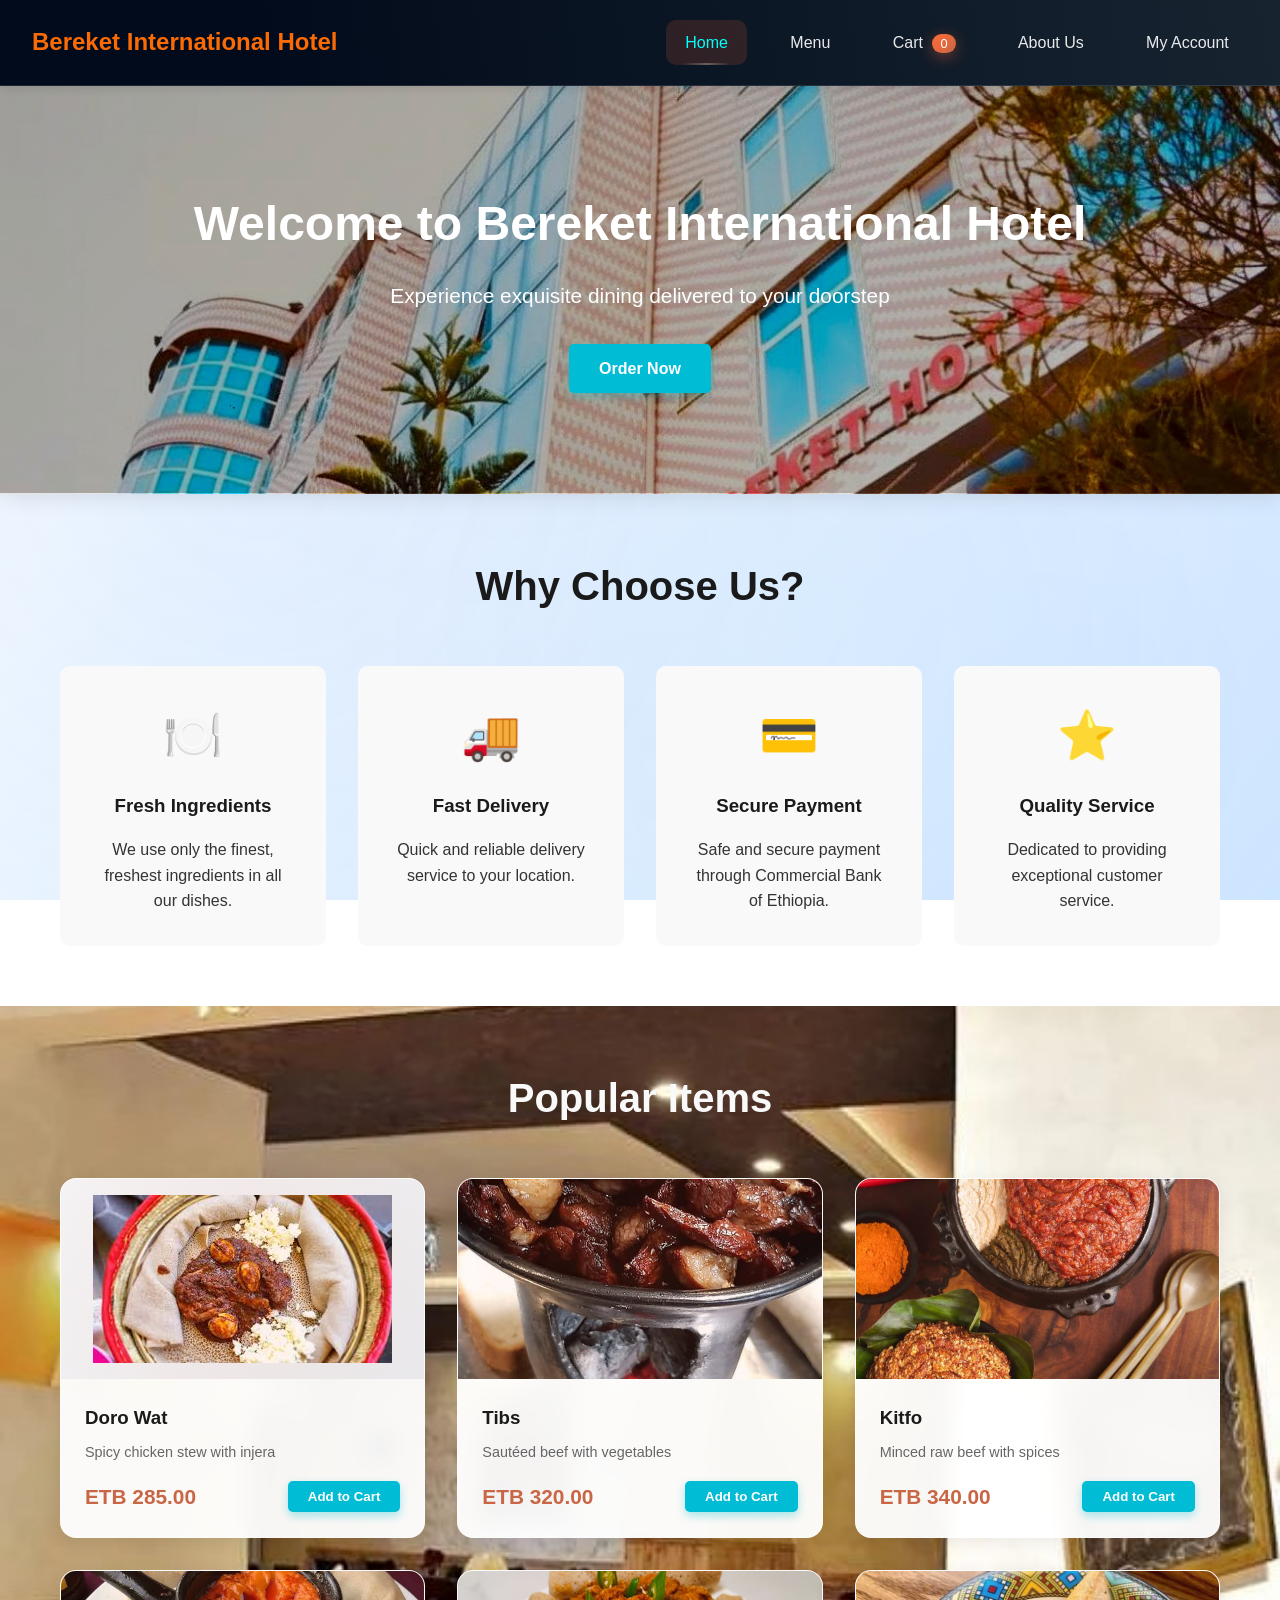
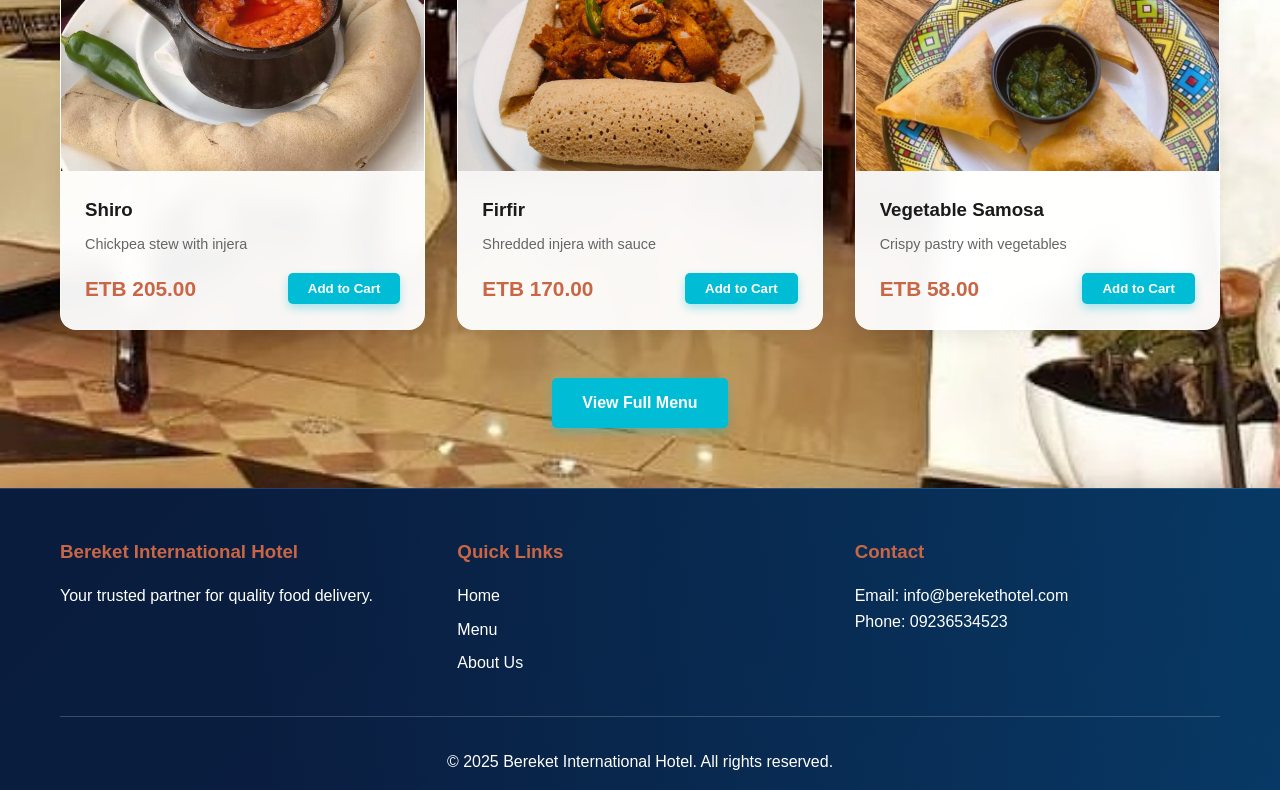
<file: index.html>
<!DOCTYPE html>
<html lang="en">
  <head>
    <meta charset="UTF-8" />
    <meta name="viewport" content="width=device-width, initial-scale=1.0" />
    <title>Bereket International Hotel - Online Food Ordering</title>
    <link rel="stylesheet" href="css/style.css" />
    <link rel="icon" href="asset/icon/favicon.ico" />
  </head>
  <body>
    
    <nav class="navbar">
      <div class="nav-container">
        <div class="logo">
          <h2>Bereket International Hotel</h2>
        </div>
        <ul class="nav-menu">
          <li><a href="index.html" class="active">Home</a></li>
          <li><a href="menu.html">Menu</a></li>
          <li>
            <a href="cart.html">Cart <span id="cart-count">0</span></a>
          </li>
          <li><a href="about.html">About Us</a></li>
          <li><a href="account.html">My Account</a></li>
        </ul>
        <div class="hamburger">
          <span></span>
          <span></span>
          <span></span>
        </div>
      </div>
    </nav>

    
    <section class="hero">
      <div class="hero-content">
        <h1>Welcome to Bereket International Hotel</h1>
        <p>Experience exquisite dining delivered to your doorstep</p>
        <a href="menu.html" class="btn-primary">Order Now</a>
      </div>
    </section>

    
    <section class="features">
      <div class="container">
        <h2>Why Choose Us?</h2>
        <div class="features-grid">
          <div class="feature-card">
            <div class="feature-icon">🍽️</div>
            <h3>Fresh Ingredients</h3>
            <p>
              We use only the finest, freshest ingredients in all our dishes.
            </p>
          </div>
          <div class="feature-card">
            <div class="feature-icon">🚚</div>
            <h3>Fast Delivery</h3>
            <p>Quick and reliable delivery service to your location.</p>
          </div>
          <div class="feature-card">
            <div class="feature-icon">💳</div>
            <h3>Secure Payment</h3>
            <p>Safe and secure payment through Commercial Bank of Ethiopia.</p>
          </div>
          <div class="feature-card">
            <div class="feature-icon">⭐</div>
            <h3>Quality Service</h3>
            <p>Dedicated to providing exceptional customer service.</p>
          </div>
        </div>
      </div>
    </section>

    
    <section class="popular-items">
      <div class="container">
        <h2>Popular Items</h2>
        <div class="items-grid" id="popular-items">
          
        </div>
        <div class="text-center">
          <a href="menu.html" class="btn-secondary">View Full Menu</a>
        </div>
      </div>
    </section>

    
    <footer class="footer">
      <div class="container">
        <div class="footer-content">
          <div class="footer-section">
            <h3>Bereket International Hotel</h3>
            <p>Your trusted partner for quality food delivery.</p>
          </div>
          <div class="footer-section">
            <h3>Quick Links</h3>
            <ul>
              <li><a href="index.html">Home</a></li>
              <li><a href="menu.html">Menu</a></li>
              <li><a href="about.html">About Us</a></li>
            </ul>
          </div>
          <div class="footer-section">
            <h3>Contact</h3>
            <p>Email: info@berekethotel.com</p>
            <p>Phone: 09236534523</p>
          </div>
        </div>
        <div class="footer-bottom">
          <p>&copy; 2025 Bereket International Hotel. All rights reserved.</p>
        </div>
      </div>
    </footer>

    <script src="js/script.js"></script>
  </body>
</html>
</file>
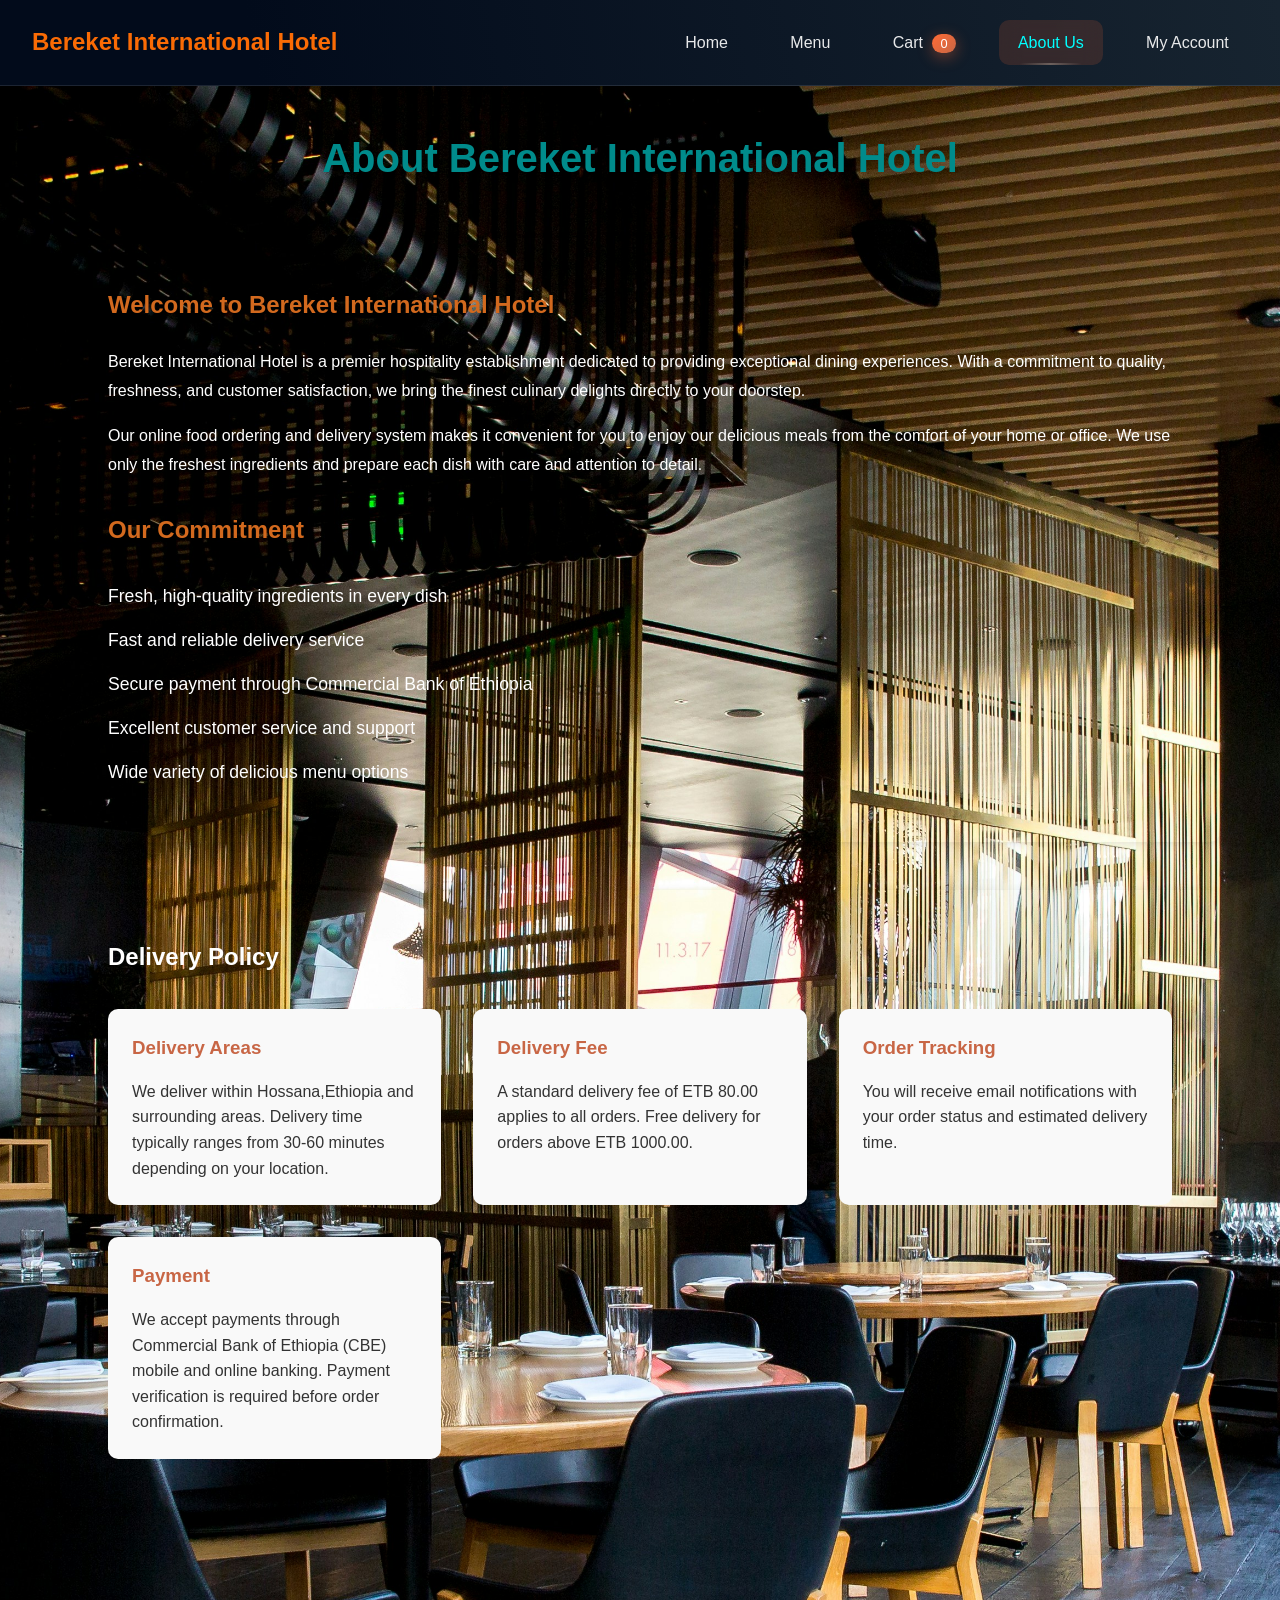
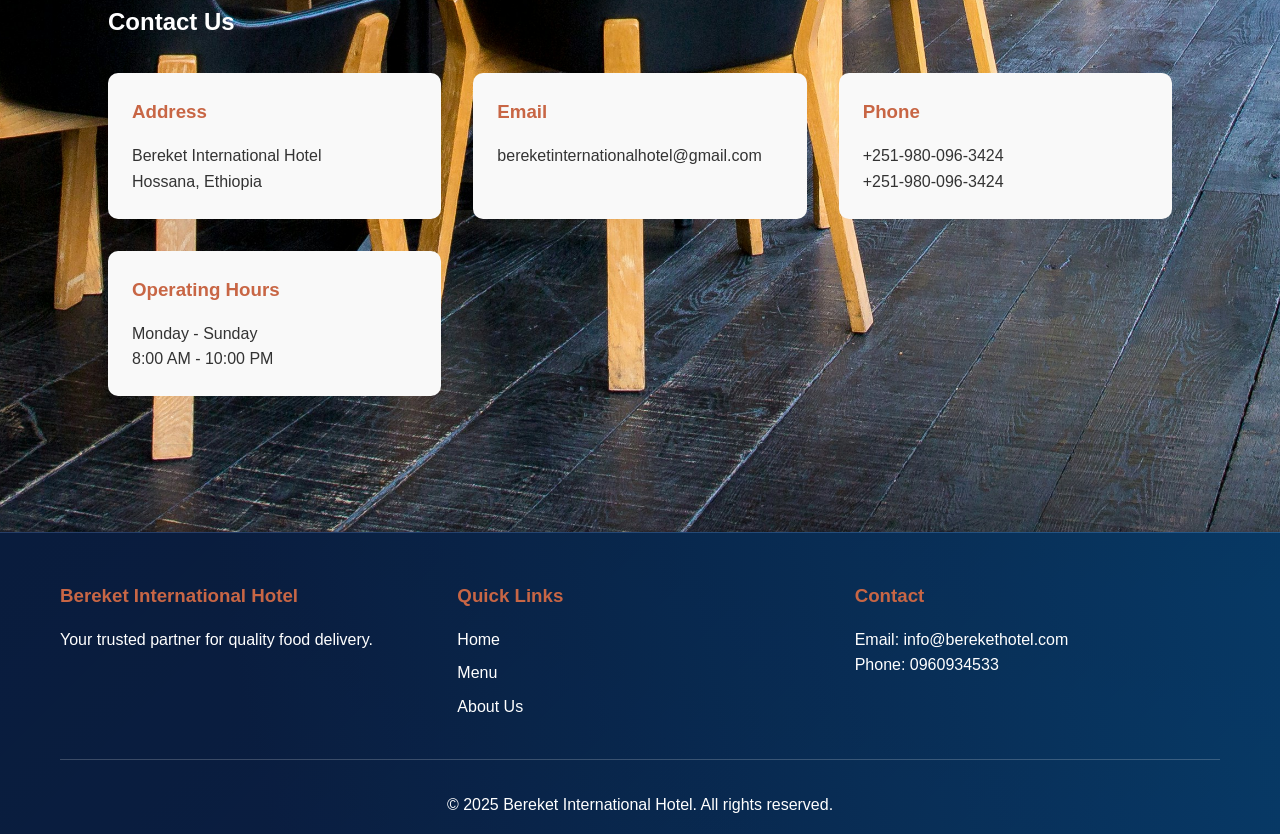
<file: about.html>
<!DOCTYPE html>
<html lang="en">
  <head>
    <meta charset="UTF-8" />
    <meta name="viewport" content="width=device-width, initial-scale=1.0" />
    <title>About Us - Bereket International Hotel</title>
    <link rel="stylesheet" href="css/style.css" />
    <link rel="icon" href="asset/icon/favicon.ico" />
  </head>
  <body>
    
    <nav class="navbar">
      <div class="nav-container">
        <div class="logo">
          <h2>Bereket International Hotel</h2>
        </div>
        <ul class="nav-menu">
          <li><a href="index.html">Home</a></li>
          <li><a href="menu.html">Menu</a></li>
          <li>
            <a href="cart.html">Cart <span id="cart-count">0</span></a>
          </li>
          <li><a href="about.html" class="active">About Us</a></li>
          <li><a href="account.html">My Account</a></li>
        </ul>
        <div class="hamburger">
          <span></span>
          <span></span>
          <span></span>
        </div>
      </div>
    </nav>

    
    <section class="about-section">
      <div class="container">
        <h1>About Bereket International Hotel</h1>

        <div class="about-content">
          <div class="about-text">
            <h2>Welcome to Bereket International Hotel</h2>
            <p>
              Bereket International Hotel is a premier hospitality establishment
              dedicated to providing exceptional dining experiences. With a
              commitment to quality, freshness, and customer satisfaction, we
              bring the finest culinary delights directly to your doorstep.
            </p>
            <p>
              Our online food ordering and delivery system makes it convenient
              for you to enjoy our delicious meals from the comfort of your home
              or office. We use only the freshest ingredients and prepare each
              dish with care and attention to detail.
            </p>
          </div>

          <div class="about-features">
            <h2>Our Commitment</h2>
            <ul>
              <li>Fresh, high-quality ingredients in every dish</li>
              <li>Fast and reliable delivery service</li>
              <li>Secure payment through Commercial Bank of Ethiopia</li>
              <li>Excellent customer service and support</li>
              <li>Wide variety of delicious menu options</li>
            </ul>
          </div>
        </div>

        <div class="delivery-policy">
          <h2>Delivery Policy</h2>
          <div class="policy-grid">
            <div class="policy-item">
              <h3>Delivery Areas</h3>
              <p>
                We deliver within Hossana,Ethiopia and surrounding areas.
                Delivery time typically ranges from 30-60 minutes depending on
                your location.
              </p>
            </div>
            <div class="policy-item">
              <h3>Delivery Fee</h3>
              <p>
                A standard delivery fee of ETB 80.00 applies to all orders. Free
                delivery for orders above ETB 1000.00.
              </p>
            </div>
            <div class="policy-item">
              <h3>Order Tracking</h3>
              <p>
                You will receive email notifications with your order status and
                estimated delivery time.
              </p>
            </div>
            <div class="policy-item">
              <h3>Payment</h3>
              <p>
                We accept payments through Commercial Bank of Ethiopia (CBE)
                mobile and online banking. Payment verification is required
                before order confirmation.
              </p>
            </div>
          </div>
        </div>

        <div class="contact-info">
          <h2>Contact Us</h2>
          <div class="contact-grid">
            <div class="contact-item">
              <h3>Address</h3>
              <p>
                Bereket International Hotel<br />
                Hossana, Ethiopia
              </p>
            </div>
            <div class="contact-item">
              <h3>Email</h3>
              <p>bereketinternationalhotel@gmail.com<br /></p>
            </div>
            <div class="contact-item">
              <h3>Phone</h3>
              <p>
                +251-980-096-3424<br />
                +251-980-096-3424
              </p>
            </div>
            <div class="contact-item">
              <h3>Operating Hours</h3>
              <p>
                Monday - Sunday<br />
                8:00 AM - 10:00 PM
              </p>
            </div>
          </div>
        </div>
      </div>
    </section>

    
    <footer class="footer">
      <div class="container">
        <div class="footer-content">
          <div class="footer-section">
            <h3>Bereket International Hotel</h3>
            <p>Your trusted partner for quality food delivery.</p>
          </div>
          <div class="footer-section">
            <h3>Quick Links</h3>
            <ul>
              <li><a href="index.html">Home</a></li>
              <li><a href="menu.html">Menu</a></li>
              <li><a href="about.html">About Us</a></li>
            </ul>
          </div>
          <div class="footer-section">
            <h3>Contact</h3>
            <p>Email: info@berekethotel.com</p>
            <p>Phone: 0960934533</p>
          </div>
        </div>
        <div class="footer-bottom">
          <p>&copy; 2025 Bereket International Hotel. All rights reserved.</p>
        </div>
      </div>
    </footer>

    <script src="js/script.js"></script>
  </body>
</html>
</file>
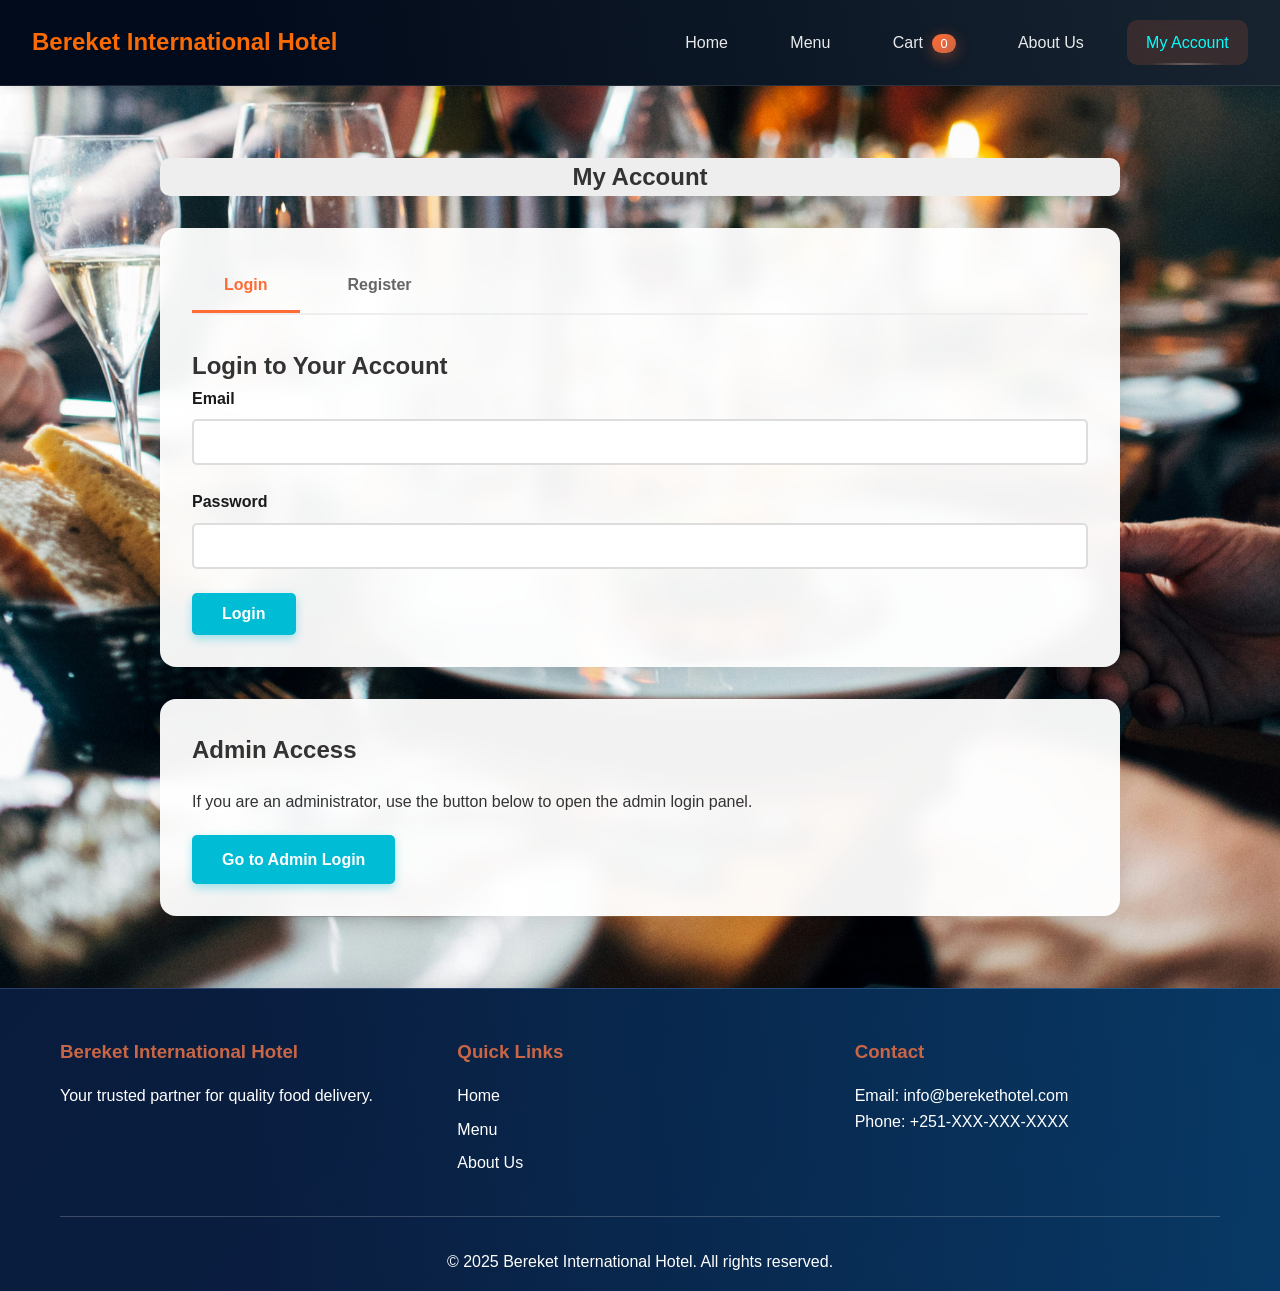
<file: account.html>
<!DOCTYPE html>
<html lang="en">
<head>
  <meta charset="UTF-8">
  <meta name="viewport" content="width=device-width, initial-scale=1.0">
  <title>My Account - Bereket International Hotel</title>
  <link rel="stylesheet" href="css/style.css" />
    <link rel="icon" href="asset/icon/favicon.ico" />
  <style>
    .account-container {
      max-width: 1000px;
      margin: 2rem auto;
      padding: 0 20px;
    }
    
    .account-tabs {
      display: flex;
      gap: 1rem;
      margin-bottom: 2rem;
      border-bottom: 2px solid #eee;
    }
    
    .tab-btn {
      padding: 1rem 2rem;
      background: none;
      border: none;
      cursor: pointer;
      font-size: 1rem;
      font-weight: 600;
      color: #666;
      border-bottom: 3px solid transparent;
      transition: all 0.3s;
    }
    
    .tab-btn.active {
      color: #ff6b35;
      border-bottom-color: #ff6b35;
    }
    
    .tab-content {
      display: none;
    }
    
    .tab-content.active {
      display: block;
    }
    
    .account-card {
      background: rgba(255, 255, 255, 0.95);
      backdrop-filter: blur(10px);
      -webkit-backdrop-filter: blur(10px);
      padding: 2rem;
      border-radius: 16px;
      box-shadow: 0 4px 20px rgba(0, 0, 0, 0.08);
      margin-bottom: 2rem;
    }
    
    .login-prompt {
      text-align: center;
      padding: 3rem;
    }
    
    .order-history-item {
      padding: 1.5rem;
      border-bottom: 1px solid #eee;
      display: flex;
      justify-content: space-between;
      align-items: center;
    }
    
    .order-history-item:last-child {
      border-bottom: none;
    }
  </style>
</head>
<body>
  
  <nav class="navbar">
    <div class="nav-container">
      <div class="logo">
        <h2>Bereket International Hotel</h2>
      </div>
      <ul class="nav-menu">
        <li><a href="index.html">Home</a></li>
        <li><a href="menu.html">Menu</a></li>
        <li><a href="cart.html">Cart <span id="cart-count">0</span></a></li>
        <li><a href="about.html">About Us</a></li>
        <li><a href="account.html" class="active">My Account</a></li>
      </ul>
      <div class="hamburger">
        <span></span>
        <span></span>
        <span></span>
      </div>
    </div>
  </nav>

  <!-- Account Section -->
  <section class="account-section" style="padding: 40px 20px; background-image: url(asset/image/form.jpg);
        background-repeat: no-repeat;
        background-size: cover; position: relative; z-index: 1; min-height: 100vh;">
    <div class="account-container">
      <h1 style="text-align: center; margin-bottom: 2rem; background-color:#eee; border-radius:10px;">My Account</h1>
      
      
      <div id="auth-section" class="account-card">
        <div class="account-tabs">
          <button class="tab-btn active" onclick="switchTab('login')">Login</button>
          <button class="tab-btn" onclick="switchTab('register')">Register</button>
        </div>
        
        
        <div id="login-tab" class="tab-content active">
          <h2>Login to Your Account</h2>
          <form id="login-form" class="account-form">
            <div class="form-group">
              <label for="login-email">Email</label>
              <input type="email" id="login-email" name="email" required>
            </div>
            <div class="form-group">
              <label for="login-password">Password</label>
              <input type="password" id="login-password" name="password" required>
            </div>
            <button type="submit" class="btn-primary">Login</button>
          </form>
        </div>
        
        
        <div id="register-tab" class="tab-content">
          <h2>Create New Account</h2>
          <form id="register-form" class="account-form">
            <div class="form-group">
              <label for="reg-name">Full Name</label>
              <input type="text" id="reg-name" name="full_name" required>
            </div>
            <div class="form-group">
              <label for="reg-email">Email</label>
              <input type="email" id="reg-email" name="email" required>
            </div>
            <div class="form-group">
              <label for="reg-phone">Phone (Optional)</label>
              <input type="tel" id="reg-phone" name="phone">
            </div>
            <div class="form-group">
              <label for="reg-password">Password</label>
              <input type="password" id="reg-password" name="password" required minlength="6">
              <small>Minimum 6 characters</small>
            </div>
            <div class="form-group">
              <label for="reg-confirm-password">Confirm Password</label>
              <input type="password" id="reg-confirm-password" name="confirm_password" required minlength="6">
            </div>
            <button type="submit" class="btn-primary">Register</button>
          </form>
        </div>
      </div>
      
      
      <div id="account-dashboard" class="account-card" style="display: none;">
        <div style="display: flex; justify-content: space-between; align-items: center; margin-bottom: 2rem;">
          <h2>Welcome, <span id="customer-name"></span></h2>
          <button onclick="logout()" class="btn-secondary">Logout</button>
        </div>
        
        <div class="account-tabs">
          <button class="tab-btn active" onclick="switchAccountTab('profile')">Profile</button>
          <button class="tab-btn" onclick="switchAccountTab('orders')">Order History</button>
        </div>
        
        
        <div id="profile-tab" class="tab-content active">
          <h3>Profile Information</h3>
          <form id="profile-form" class="account-form">
            <div class="form-group">
              <label>Email</label>
              <input type="email" id="profile-email" readonly>
            </div>
            <div class="form-group">
              <label>Full Name</label>
              <input type="text" id="profile-name">
            </div>
            <div class="form-group">
              <label>Phone</label>
              <input type="tel" id="profile-phone">
            </div>
            <button type="submit" class="btn-primary">Update Profile</button>
          </form>
        </div>
        
        
        <div id="orders-tab" class="tab-content">
          <h3>Order History</h3>
          <div id="order-history">
            <p>Loading orders...</p>
          </div>
        </div>
      </div>

      
      <div class="account-card" style="margin-top: 1rem;">
        <h2>Admin Access</h2>
        <p id="admin-paragp">If you are an administrator, use the button below to open the admin login panel.</p>
        <a href="admin/login.php" class="btn-primary">Go to Admin Login</a>
      </div>
    </div>
  </section>

  
  <footer class="footer">
    <div class="container">
      <div class="footer-content">
        <div class="footer-section">
          <h3>Bereket International Hotel</h3>
          <p>Your trusted partner for quality food delivery.</p>
        </div>
        <div class="footer-section">
          <h3>Quick Links</h3>
          <ul>
            <li><a href="index.html">Home</a></li>
            <li><a href="menu.html">Menu</a></li>
            <li><a href="about.html">About Us</a></li>
          </ul>
        </div>
        <div class="footer-section">
          <h3>Contact</h3>
          <p>Email: info@berekethotel.com</p>
          <p>Phone: +251-XXX-XXX-XXXX</p>
        </div>
      </div>
      <div class="footer-bottom">
        <p>&copy; 2025 Bereket International Hotel. All rights reserved.</p>
      </div>
    </div>
  </footer>

  <script src="js/script.js"></script>
  <script>
    // Check authentication on load
    checkAuth();
    
    function switchTab(tab) {
      document.querySelectorAll('.tab-btn').forEach(btn => btn.classList.remove('active'));
      document.querySelectorAll('.tab-content').forEach(content => content.classList.remove('active'));
      
      if (tab === 'login') {
        document.querySelectorAll('.tab-btn')[0].classList.add('active');
        document.getElementById('login-tab').classList.add('active');
      } else {
        document.querySelectorAll('.tab-btn')[1].classList.add('active');
        document.getElementById('register-tab').classList.add('active');
      }
    }
    
    function switchAccountTab(tab) {
      document.querySelectorAll('#account-dashboard .tab-btn').forEach(btn => btn.classList.remove('active'));
      document.querySelectorAll('#account-dashboard .tab-content').forEach(content => content.classList.remove('active'));
      
      if (tab === 'profile') {
        document.querySelectorAll('#account-dashboard .tab-btn')[0].classList.add('active');
        document.getElementById('profile-tab').classList.add('active');
      } else {
        document.querySelectorAll('#account-dashboard .tab-btn')[1].classList.add('active');
        document.getElementById('orders-tab').classList.add('active');
        loadOrderHistory();
      }
    }
    
    async function checkAuth() {
      try {
        const response = await fetch('php/check_auth.php');
        const result = await response.json();
        
        if (result.success && result.authenticated) {
          showDashboard(result.customer);
        } else {
          showAuthSection();
        }
      } catch (error) {
        console.error('Auth check error:', error);
        showAuthSection();
      }
    }
    
    function showDashboard(customer) {
      document.getElementById('auth-section').style.display = 'none';
      document.getElementById('account-dashboard').style.display = 'block';
      document.getElementById('customer-name').textContent = customer.name;
      document.getElementById('profile-email').value = customer.email;
      document.getElementById('profile-name').value = customer.name;
      document.getElementById('profile-phone').value = customer.phone || '';
    }
    
    function showAuthSection() {
      document.getElementById('auth-section').style.display = 'block';
      document.getElementById('account-dashboard').style.display = 'none';
    }
    
    // Login form
    document.getElementById('login-form').addEventListener('submit', async (e) => {
      e.preventDefault();
      const formData = new FormData(e.target);
      
      try {
        const response = await fetch('php/login.php', {
          method: 'POST',
          body: formData
        });
        const result = await response.json();
        
        if (result.success) {
          alert('Login successful!');
          location.reload();
        } else {
          alert('Error: ' + result.message);
        }
      } catch (error) {
        alert('An error occurred. Please try again.');
      }
    });
    
    // Register form
    document.getElementById('register-form').addEventListener('submit', async (e) => {
      e.preventDefault();
      const formData = new FormData(e.target);
      
      try {
        const response = await fetch('php/register.php', {
          method: 'POST',
          body: formData
        });
        const result = await response.json();
        
        if (result.success) {
          alert('Registration successful! Please login.');
          switchTab('login');
          e.target.reset();
        } else {
          alert('Error: ' + result.message);
        }
      } catch (error) {
        alert('An error occurred. Please try again.');
      }
    });
    
    async function logout() {
      try {
        const response = await fetch('php/logout.php');
        const result = await response.json();
        
        if (result.success) {
          location.reload();
        }
      } catch (error) {
        console.error('Logout error:', error);
      }
    }
    
    async function loadOrderHistory() {
      const orderHistory = document.getElementById('order-history');
      orderHistory.innerHTML = '<p>Loading orders...</p>';
      
      // This would fetch orders from the database
      // For now, showing a placeholder
      orderHistory.innerHTML = '<p>No orders found. Start ordering to see your order history here!</p>';
    }
  </script>
</body>
</html>
</file>
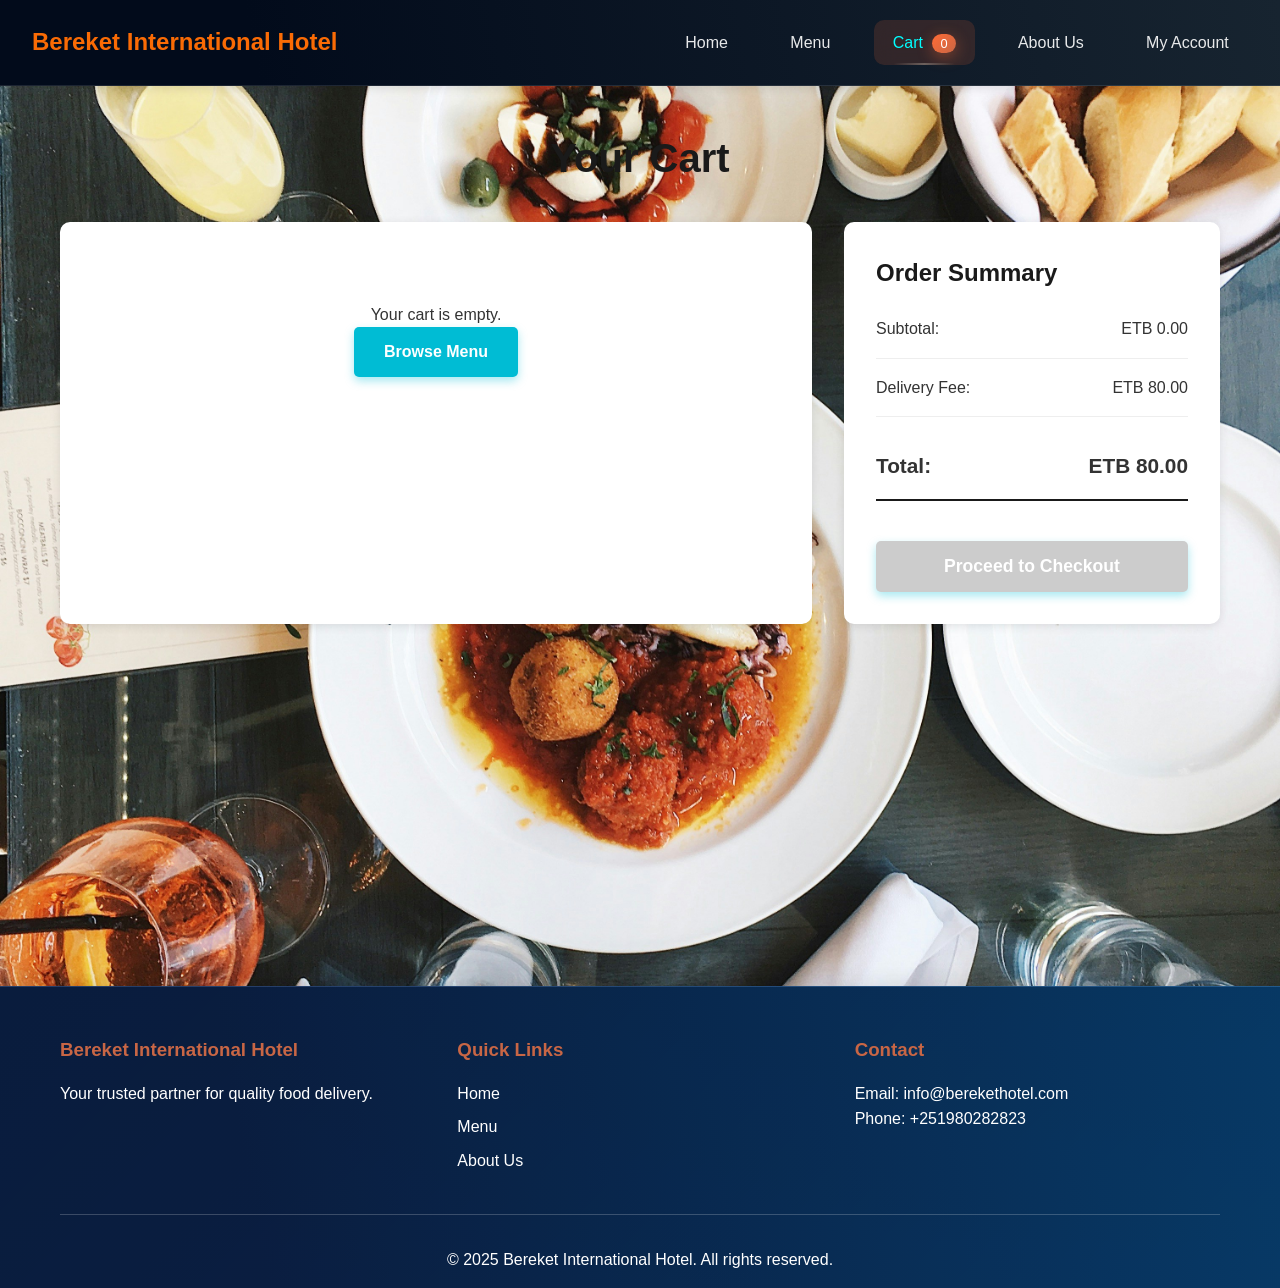
<file: cart.html>
<!DOCTYPE html>
<html lang="en">
  <head>
    <meta charset="UTF-8" />
    <meta name="viewport" content="width=device-width, initial-scale=1.0" />
    <title>Cart - Bereket International Hotel</title>
    <link rel="stylesheet" href="css/style.css" />
    <link rel="icon" href="asset/icon/favicon.ico" />
  </head>
  <body>
    
    <nav class="navbar">
      <div class="nav-container">
        <div class="logo">
          <h2>Bereket International Hotel</h2>
        </div>
        <ul class="nav-menu">
          <li><a href="index.html">Home</a></li>
          <li><a href="menu.html">Menu</a></li>
          <li>
            <a href="cart.html" class="active"
              >Cart <span id="cart-count">0</span></a
            >
          </li>
          <li><a href="about.html">About Us</a></li>
          <li><a href="account.html">My Account</a></li>
        </ul>
        <div class="hamburger">
          <span></span>
          <span></span>
          <span></span>
        </div>
      </div>
    </nav>

    
    <section class="cart-section">
      <div class="container">
        <h1>Your Cart</h1>

        <div class="cart-container">
          <div class="cart-items" id="cart-items">
            <!-- Cart items will be loaded dynamically -->
            <div class="empty-cart" id="empty-cart">
              <p>Your cart is empty.</p>
              <a href="menu.html" class="btn-primary">Browse Menu</a>
            </div>
          </div>

          <div class="cart-summary" id="cart-summary">
            <h2>Order Summary</h2>
            <div class="summary-item">
              <span>Subtotal:</span>
              <span id="subtotal">ETB 0.00</span>
            </div>
            <div class="summary-item">
              <span>Delivery Fee:</span>
              <span id="delivery-fee">ETB 80.00</span>
            </div>
            <div class="summary-item total">
              <span>Total:</span>
              <span id="total">ETB 0.00</span>
            </div>
            <button class="btn-primary btn-checkout" id="checkout-btn" disabled>
              Proceed to Checkout
            </button>
          </div>
        </div>
      </div>
    </section>

    
    <footer class="footer">
      <div class="container">
        <div class="footer-content">
          <div class="footer-section">
            <h3>Bereket International Hotel</h3>
            <p>Your trusted partner for quality food delivery.</p>
          </div>
          <div class="footer-section">
            <h3>Quick Links</h3>
            <ul>
              <li><a href="index.html">Home</a></li>
              <li><a href="menu.html">Menu</a></li>
              <li><a href="about.html">About Us</a></li>
            </ul>
          </div>
          <div class="footer-section">
            <h3>Contact</h3>
            <p>Email: info@berekethotel.com</p>
            <p>Phone: +251980282823</p>
          </div>
        </div>
        <div class="footer-bottom">
          <p>&copy; 2025 Bereket International Hotel. All rights reserved.</p>
        </div>
      </div>
    </footer>

    <script src="js/script.js"></script>
  </body>
</html>
</file>
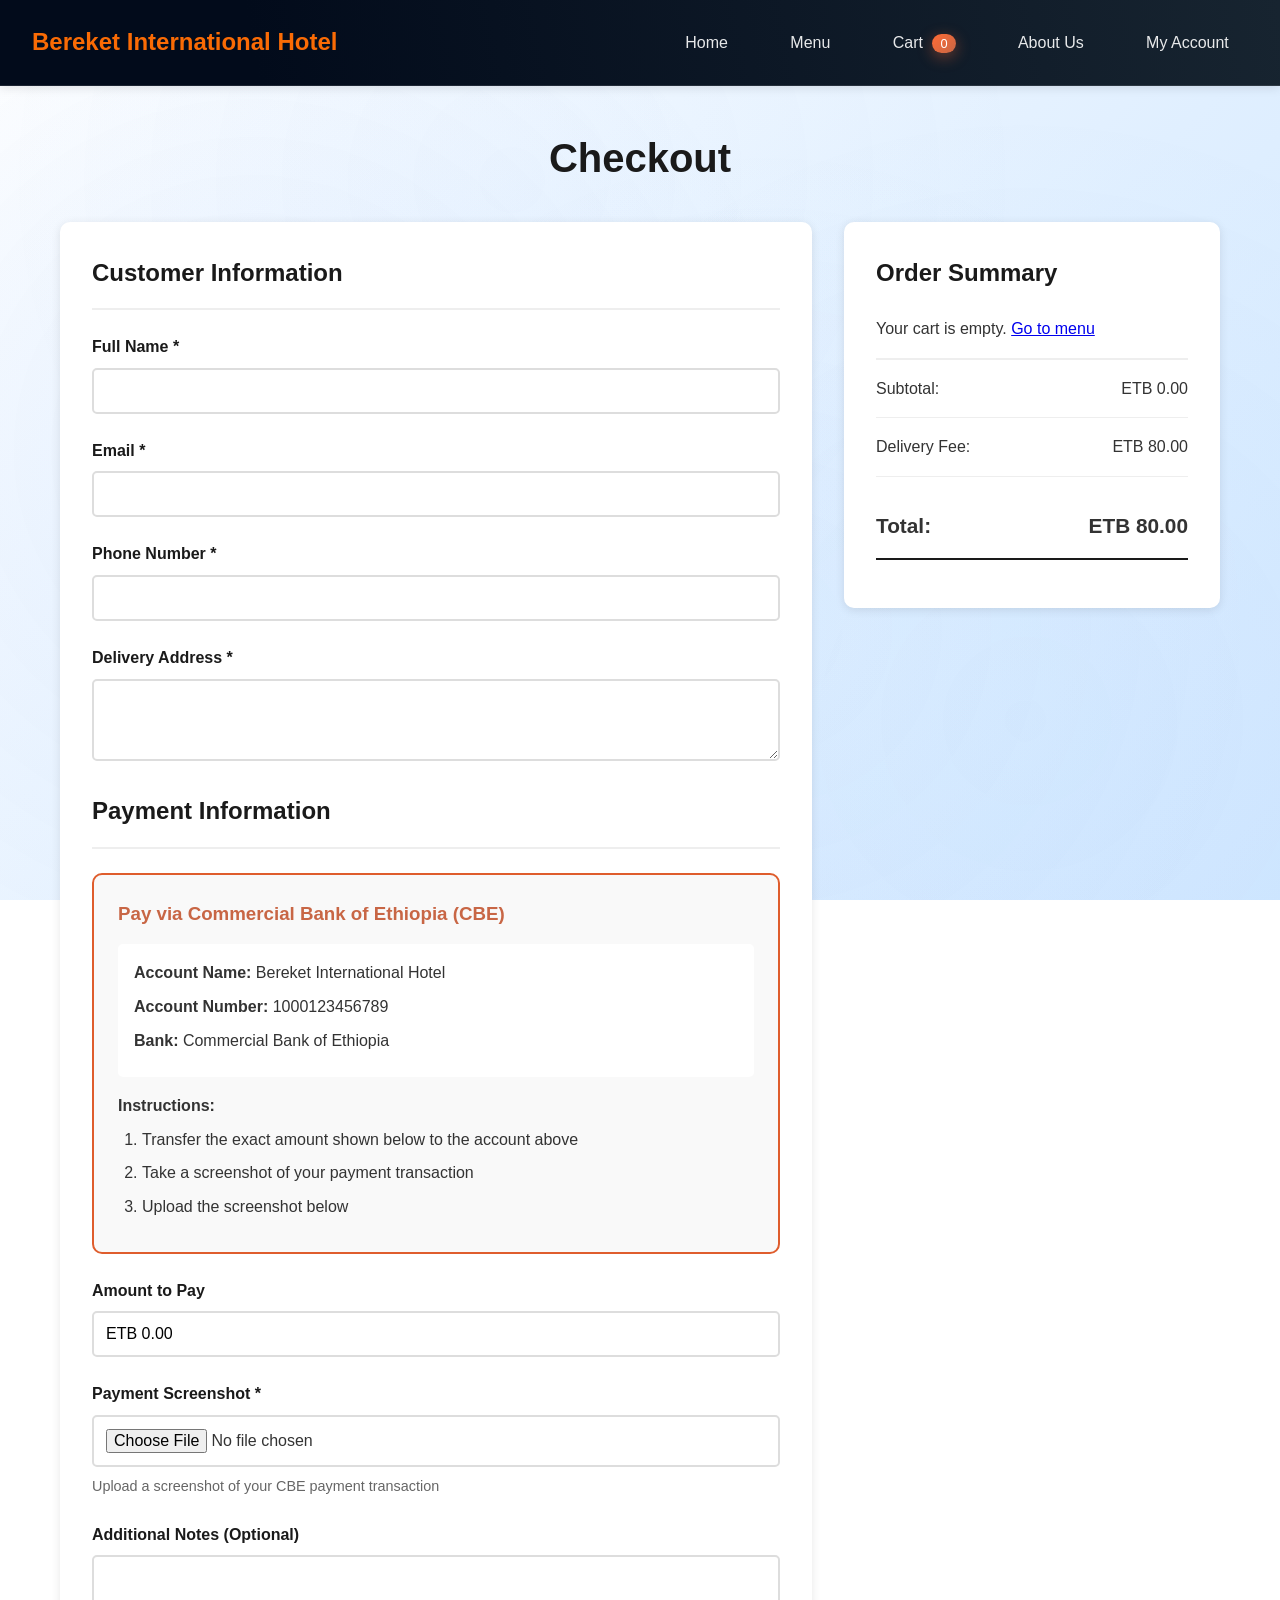
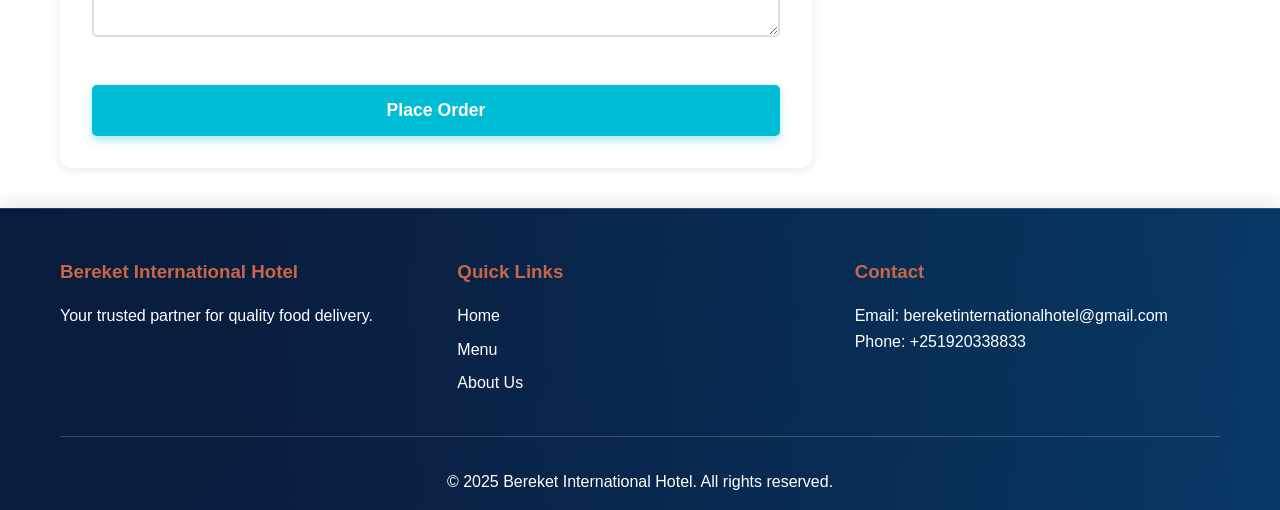
<file: checkout.html>
<!DOCTYPE html>
<html lang="en">
  <head>
    <meta charset="UTF-8" />
    <meta name="viewport" content="width=device-width, initial-scale=1.0" />
    <title>Checkout - Bereket International Hotel</title>
    <link rel="stylesheet" href="css/style.css" />
    <link rel="icon" href="asset/icon/favicon.ico" />
  </head>
  <body>
    
    <nav class="navbar">
      <div class="nav-container">
        <div class="logo">
          <h2>Bereket International Hotel</h2>
        </div>
        <ul class="nav-menu">
          <li><a href="index.html">Home</a></li>
          <li><a href="menu.html">Menu</a></li>
          <li>
            <a href="cart.html">Cart <span id="cart-count">0</span></a>
          </li>
          <li><a href="about.html">About Us</a></li>
          <li><a href="account.html">My Account</a></li>
        </ul>
        <div class="hamburger">
          <span></span>
          <span></span>
          <span></span>
        </div>
      </div>
    </nav>

    
    <section class="checkout-section">
      <div class="container">
        <h1>Checkout</h1>

        <div class="checkout-container">
          <div class="checkout-form-container">
            <form id="checkout-form" class="checkout-form">
              <h2>Customer Information</h2>

              <div class="form-group">
                <label for="customer-name">Full Name *</label>
                <input
                  type="text"
                  id="customer-name"
                  name="customer_name"
                  required
                />
              </div>

              <div class="form-group">
                <label for="customer-email">Email *</label>
                <input
                  type="email"
                  id="customer-email"
                  name="customer_email"
                  required
                />
              </div>

              <div class="form-group">
                <label for="customer-phone">Phone Number *</label>
                <input
                  type="tel"
                  id="customer-phone"
                  name="customer_phone"
                  required
                />
              </div>

              <div class="form-group">
                <label for="delivery-address">Delivery Address *</label>
                <textarea
                  id="delivery-address"
                  name="delivery_address"
                  rows="3"
                  required
                ></textarea>
              </div>

              <h2>Payment Information</h2>

              <div class="payment-info-box">
                <h3>Pay via Commercial Bank of Ethiopia (CBE)</h3>
                <div class="account-details">
                  <p>
                    <strong>Account Name:</strong> Bereket International Hotel
                  </p>
                  <p>
                    <strong>Account Number:</strong>
                    <span id="cbe-account">1000123456789</span>
                  </p>
                  <p><strong>Bank:</strong> Commercial Bank of Ethiopia</p>
                </div>
                <div class="payment-instructions">
                  <p><strong>Instructions:</strong></p>
                  <ol>
                    <li>
                      Transfer the exact amount shown below to the account above
                    </li>
                    <li>Take a screenshot of your payment transaction</li>
                    <li>Upload the screenshot below</li>
                  </ol>
                </div>
              </div>

              <div class="form-group">
                <label for="payment-amount">Amount to Pay</label>
                <input
                  type="text"
                  id="payment-amount"
                  readonly
                  value="ETB 0.00"
                />
              </div>

              <div class="form-group">
                <label for="payment-screenshot">Payment Screenshot *</label>
                <input
                  type="file"
                  id="payment-screenshot"
                  name="payment_screenshot"
                  accept="image/*"
                  required
                />
                <small
                  >Upload a screenshot of your CBE payment transaction</small
                >
              </div>

              <div class="form-group">
                <label for="order-notes">Additional Notes (Optional)</label>
                <textarea
                  id="order-notes"
                  name="order_notes"
                  rows="3"
                ></textarea>
              </div>

              <button type="submit" class="btn-primary btn-submit">
                Place Order
              </button>
            </form>
          </div>

          <div class="order-summary-sidebar">
            <h2>Order Summary</h2>
            <div id="checkout-items">
              <!-- Order items will be loaded here -->
            </div>
            <div class="summary-totals">
              <div class="summary-item">
                <span>Subtotal:</span>
                <span id="checkout-subtotal">ETB 0.00</span>
              </div>
              <div class="summary-item">
                <span>Delivery Fee:</span>
                <span id="checkout-delivery">ETB 80.00</span>
              </div>
              <div class="summary-item total">
                <span>Total:</span>
                <span id="checkout-total">ETB 0.00</span>
              </div>
            </div>
          </div>
        </div>
      </div>
    </section>

    
    <footer class="footer">
      <div class="container">
        <div class="footer-content">
          <div class="footer-section">
            <h3>Bereket International Hotel</h3>
            <p>Your trusted partner for quality food delivery.</p>
          </div>
          <div class="footer-section">
            <h3>Quick Links</h3>
            <ul>
              <li><a href="index.html">Home</a></li>
              <li><a href="menu.html">Menu</a></li>
              <li><a href="about.html">About Us</a></li>
            </ul>
          </div>
          <div class="footer-section">
            <h3>Contact</h3>
            <p>Email: bereketinternationalhotel@gmail.com</p>
            <p>Phone: +251920338833</p>
          </div>
        </div>
        <div class="footer-bottom">
          <p>&copy; 2025 Bereket International Hotel. All rights reserved.</p>
        </div>
      </div>
    </footer>

    <script src="js/script.js"></script>
  </body>
</html>
</file>
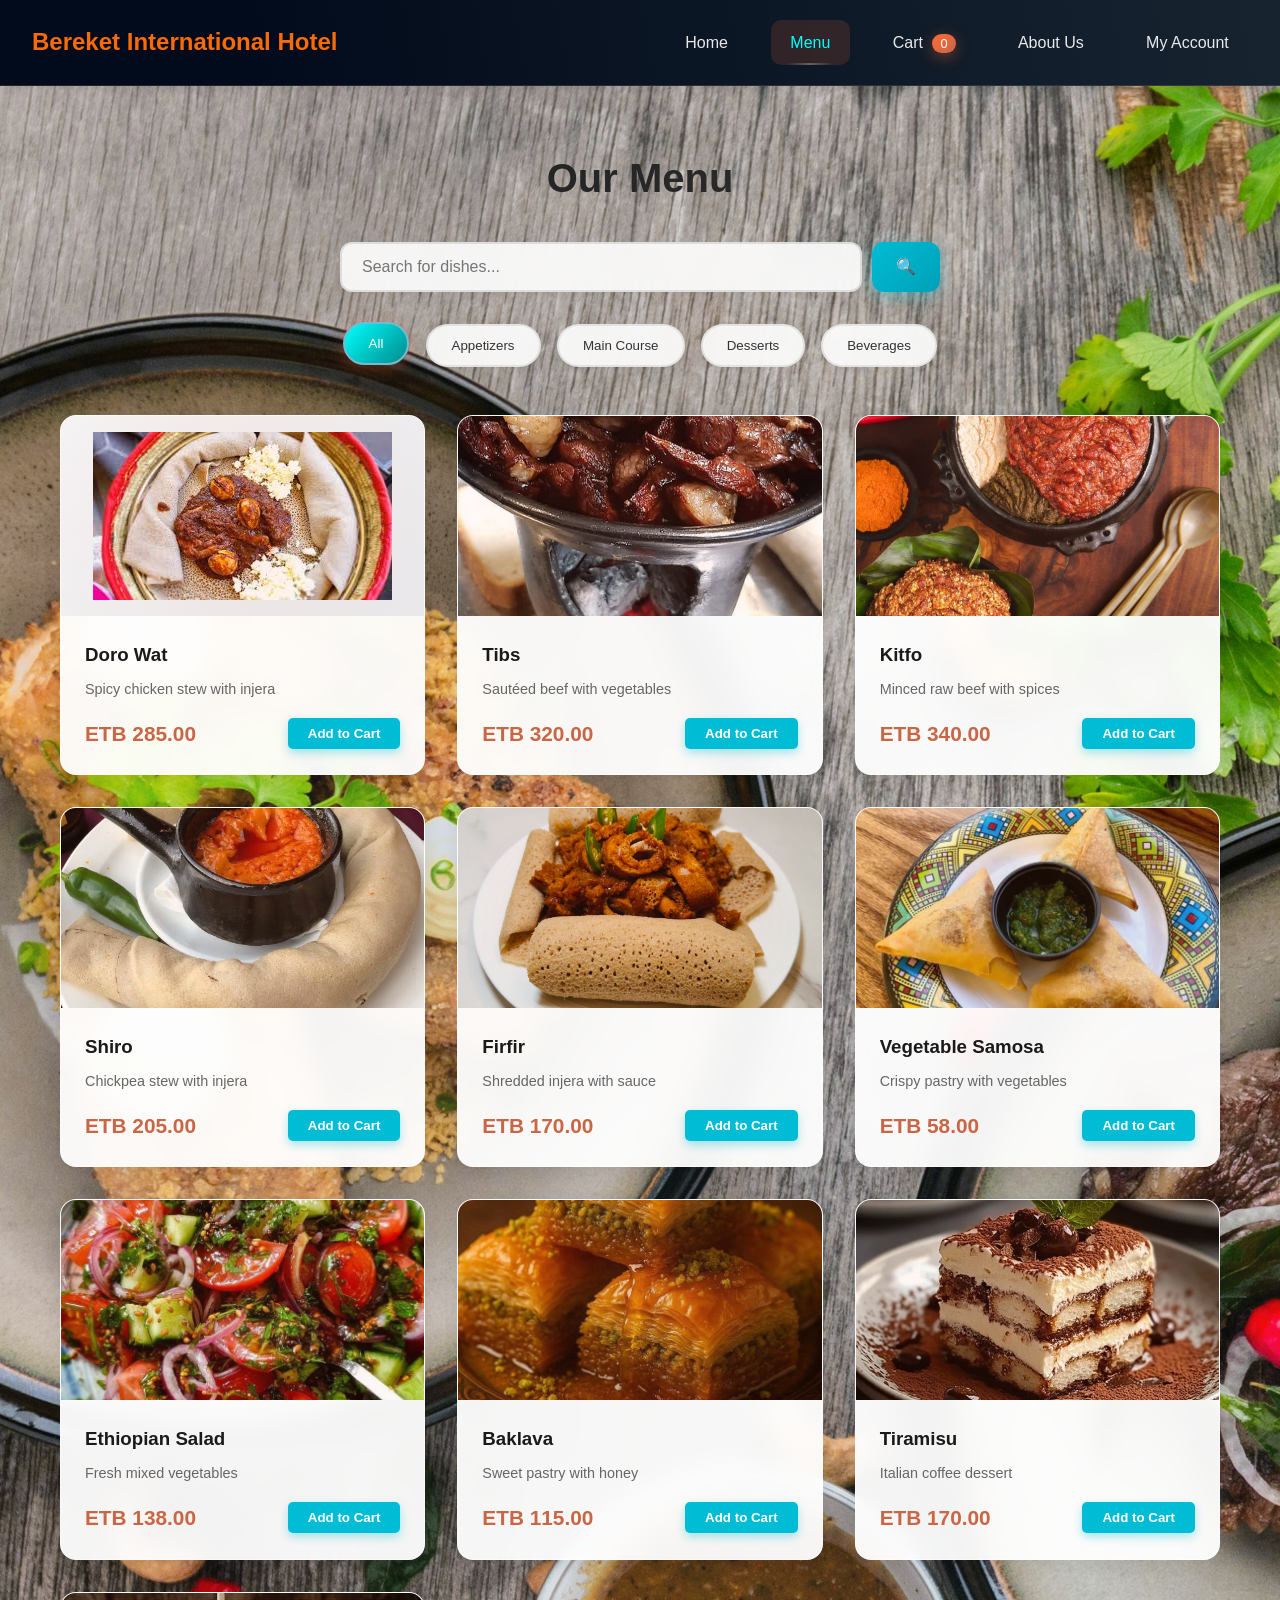
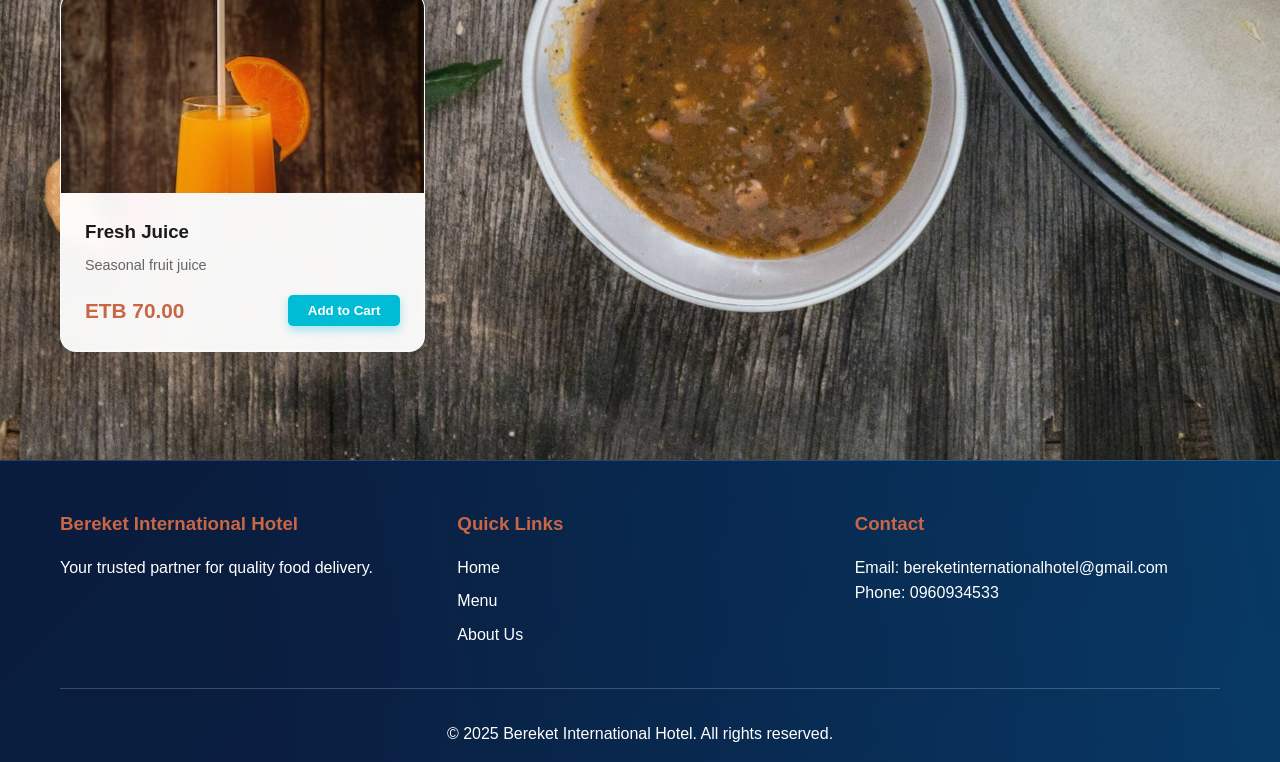
<file: menu.html>
<!DOCTYPE html>
<html lang="en">
  <head>
    <meta charset="UTF-8" />
    <meta name="viewport" content="width=device-width, initial-scale=1.0" />
    <title>Menu - Bereket International Hotel</title>
    <link rel="stylesheet" href="css/style.css" />
    <link rel="icon" href="asset/icon/favicon.ico" />
  </head>
  <body>
    
    <nav class="navbar">
      <div class="nav-container">
        <div class="logo">
          <h2>Bereket International Hotel</h2>
        </div>
        <ul class="nav-menu">
          <li><a href="index.html">Home</a></li>
          <li><a href="menu.html" class="active">Menu</a></li>
          <li>
            <a href="cart.html">Cart <span id="cart-count">0</span></a>
          </li>
          <li><a href="about.html">About Us</a></li>
          <li><a href="account.html">My Account</a></li>
        </ul>
        <div class="hamburger">
          <span></span>
          <span></span>
          <span></span>
        </div>
      </div>
    </nav>

    
    <section class="menu-section">
      <div class="container">
        <h1>Our Menu</h1>

        
        <div class="search-container">
          <input
            type="text"
            id="search-input"
            placeholder="Search for dishes..."
            class="search-input"
          />
          <button class="search-btn">🔍</button>
        </div>

        
        <div class="category-filter">
          <button class="category-btn active" data-category="all">All</button>
          <button class="category-btn" data-category="appetizers">
            Appetizers
          </button>
          <button class="category-btn" data-category="main-course">
            Main Course
          </button>
          <button class="category-btn" data-category="desserts">
            Desserts
          </button>
          <button class="category-btn" data-category="beverages">
            Beverages
          </button>
        </div>

        
        <div class="menu-grid" id="menu-grid">
          
        </div>
      </div>
    </section>

    
    <footer class="footer">
      <div class="container">
        <div class="footer-content">
          <div class="footer-section">
            <h3>Bereket International Hotel</h3>
            <p>Your trusted partner for quality food delivery.</p>
          </div>
          <div class="footer-section">
            <h3>Quick Links</h3>
            <ul>
              <li><a href="index.html">Home</a></li>
              <li><a href="menu.html">Menu</a></li>
              <li><a href="about.html">About Us</a></li>
            </ul>
          </div>
          <div class="footer-section">
            <h3>Contact</h3>
            <p>Email: bereketinternationalhotel@gmail.com</p>
            <p>Phone: 0960934533</p>
          </div>
        </div>
        <div class="footer-bottom">
          <p>&copy; 2025 Bereket International Hotel. All rights reserved.</p>
        </div>
      </div>
    </footer>

    <script src="js/script.js"></script>
  </body>
</html>
</file>
<file: css/style.css>
/* Reset and Base Styles */
* {
  margin: 0;
  padding: 0;
  box-sizing: border-box;
}

body {
  font-family: "Segoe UI", Tahoma, Geneva, Verdana, sans-serif;
  background: linear-gradient(
    135deg,
    #ffffff 0%,
    #f0f7ff 30%,
    #e0efff 60%,
    #d0e7ff 100%
  );
  background-attachment: fixed;
  color: #333;
  line-height: 1.6;
  min-height: 100vh;
  position: relative;
}

body::before {
  content: "";
  position: fixed;
  top: 0;
  left: 0;
  right: 0;
  bottom: 0;
  background-image: radial-gradient(
      circle at 20% 50%,
      rgba(59, 130, 246, 0.06) 0%,
      transparent 50%
    ),
    radial-gradient(
      circle at 80% 80%,
      rgba(96, 165, 250, 0.04) 0%,
      transparent 50%
    ),
    radial-gradient(
      circle at 40% 20%,
      rgba(147, 197, 253, 0.03) 0%,
      transparent 50%
    ),
    radial-gradient(
      circle at 60% 70%,
      rgba(191, 219, 254, 0.04) 0%,
      transparent 50%
    );
  pointer-events: none;
  z-index: 0;
}

.container {
  max-width: 1200px;
  margin: 0 auto;
  padding: 0 20px;
}
/* Navigation Bar */
.navbar {
  background: linear-gradient(80deg, rgb(2, 11, 27) 20%, rgb(23, 36, 48) 100%);
  color: #fff;
  padding: 1.25rem 0;
  position: sticky;
  top: 0;
  z-index: 100;
  box-shadow: 0 2px 10px rgba(0, 0, 0, 0.1);
  border-bottom: 1px solid rgba(255, 255, 255, 0.1);
  transition: all 0.3s ease;
}

.nav-container {
  max-width: 1300px;
  max-height: min-content;
  margin: 0 auto;
  padding: 0 2rem;
  display: flex;
  justify-content: space-between;
  align-items: center;
  position: relative;
  z-index: 1;
}

.logo h2 {
  color: rgb(250, 107, 5);
  font-size: 1.5rem;
  margin: 0;
  padding: 0;
  line-height: 1.2;
}

.nav-menu {
  display: flex;
  list-style: none;
  gap: 1.5rem;
  align-items: center;
}

.nav-menu a {
  color: rgba(255, 255, 255, 0.9);
  text-decoration: none;
  font-weight: 500;
  transition: all 0.3s ease;
  position: relative;
  padding: 0.6rem 1.2rem;
  border-radius: 10px;
  display: inline-block;
}

.nav-menu a:hover {
  color: cyan;
  background: rgba(255, 107, 53, 0.1);
  -webkit-backdrop-filter: blur(10px);
  backdrop-filter: blur(10px);
}

.nav-menu a.active {
  color: cyan;
  background: rgba(255, 107, 53, 0.15);
  -webkit-backdrop-filter: blur(10px);
  backdrop-filter: blur(10px);
}

.nav-menu a.active::after {
  content: "";
  position: absolute;
  bottom: 0;
  left: 50%;
  transform: translateX(-50%);
  width: 60%;
  height: 2px;
  background: linear-gradient(90deg, transparent, #6d615d, transparent);
  border-radius: 2px;
}

#cart-count {
  background: linear-gradient(135deg, #ff6b35 0%, #c86645 100%);
  color: #fff;
  padding: 2px 8px;
  border-radius: 12px;
  font-size: 0.8rem;
  margin-left: 5px;
  box-shadow: 0 4px 15px rgba(255, 107, 53, 0.4);
  animation: pulse 2s infinite;
}

@keyframes pulse {
  0%,
  100% {
    box-shadow: 0 4px 15px rgba(255, 107, 53, 0.4);
  }
  50% {
    box-shadow: 0 4px 20px rgba(255, 107, 53, 0.6);
  }
}

.hamburger {
  display: none;
  flex-direction: column;
  cursor: pointer;
}

.hamburger span {
  width: 25px;
  height: 3px;
  background-color: #fff;
  margin: 3px 0;
  transition: 0.3s;
}

/* Hero Section */
.hero {
  background-image: url("../asset/image/outerside.jpg");
  background-repeat: no-repeat;
  background-position: center;
  background-size: cover;
  color: #fff;
  padding: 100px 20px;
  text-align: center;
  position: relative;
  z-index: 1;
  border-bottom: 1px solid rgba(255, 255, 255, 0.1);
  box-shadow: 0 4px 20px rgba(0, 0, 0, 0.1);
}

.hero::before {
  content: "";
  position: absolute;
  top: 0;
  left: 0;
  right: 0;
  bottom: 0;
  background: linear-gradient(
    135deg,
    rgba(0, 0, 0, 0.3) 0%,
    rgba(0, 0, 0, 0.2) 100%
  );
  pointer-events: none;
  z-index: -1;
}

.hero-content h1 {
  font-size: 3rem;
  margin-bottom: 1rem;
}

.hero-content p {
  font-size: 1.3rem;
  margin-bottom: 2rem;
}

/* Buttons */
.btn-primary,
.btn-secondary {
  display: inline-block;
  padding: 12px 30px;
  background-color: #00bcd4; /* cyan */
  color: #fff;
  text-decoration: none;
  border-radius: 5px;
  font-weight: 600;
  transition: background-color 0.3s, box-shadow 0.3s, transform 0.2s;
  border: none;
  cursor: pointer;
  font-size: 1rem;
  box-shadow: 0 4px 10px rgba(0, 188, 212, 0.35);
}

.btn-primary:hover,
.btn-secondary:hover {
  background-color: #00a0b8; /* darker cyan on hover */
  box-shadow: 0 6px 16px rgba(0, 160, 184, 0.45);
  transform: translateY(-1px);
}

/* Features Section */
.features {
  padding: 60px 20px;
  background: transparent;
  position: relative;
  z-index: 1;
}

.features h2 {
  text-align: center;
  font-size: 2.5rem;
  margin-bottom: 3rem;
  color: #1a1a1a;
}

.features-grid {
  display: grid;
  grid-template-columns: repeat(auto-fit, minmax(250px, 1fr));
  gap: 2rem;
}

.feature-card {
  text-align: center;
  padding: 2rem;
  background-color: #f9f9f9;
  border-radius: 10px;
  transition: transform 0.3s;
}

.feature-card:hover {
  transform: translateY(-5px);
  box-shadow: 0 5px 15px rgba(0, 0, 0, 0.1);
}

.feature-icon {
  font-size: 3rem;
  margin-bottom: 1rem;
}

.feature-card h3 {
  margin-bottom: 1rem;
  color: #1a1a1a;
}

/* Popular Items */
.popular-items {
  padding: 60px 20px;
  position: relative;
  z-index: 1;
  background-image: url("../asset/image/insideimage.jpg");
  background-repeat: no-repeat;
  background-position: center;
  background-size: cover;
}

.popular-items h2 {
  text-align: center;
  font-size: 2.5rem;
  margin-bottom: 3rem;
  color: #f9f9f9;
}

.items-grid,
.menu-grid {
  display: grid;
  grid-template-columns: repeat(auto-fill, minmax(280px, 1fr));
  gap: 2rem;
  margin-bottom: 3rem;
  position: relative;
  z-index: 1;
}

.menu-item {
  background: rgba(255, 255, 255, 0.95);
  -webkit-backdrop-filter: blur(10px);
  backdrop-filter: blur(10px);
  border-radius: 16px;
  overflow: hidden;
  box-shadow: 0 4px 20px rgba(0, 0, 0, 0.08);
  transition: all 0.3s ease;
  border: 1px solid rgba(255, 255, 255, 0.5);
}

.menu-item:hover {
  transform: translateY(-8px);
  box-shadow: 0 12px 30px rgba(0, 0, 0, 0.15);
  border-color: rgba(255, 107, 53, 0.3);
}

.menu-item-image {
  width: 100%;
  height: 200px;
  background: linear-gradient(135deg, #f5f7fa 0%, #e8ecf1 100%);
  display: flex;
  align-items: center;
  justify-content: center;
  font-size: 3rem;
  position: relative;
  overflow: hidden;
}
.menu-item-image img {
  max-width: 100%;
}

.menu-item-image::before {
  content: "";
  position: absolute;
  top: -50%;
  left: -50%;
  width: 200%;
  height: 200%;
  background: radial-gradient(
    circle,
    rgba(255, 107, 53, 0.1) 0%,
    transparent 70%
  );
}

@keyframes rotate {
  0% {
    transform: rotate(0deg);
  }
  100% {
    transform: rotate(360deg);
  }
}

.menu-item-content {
  padding: 1.5rem;
}

.menu-item h3 {
  margin-bottom: 0.5rem;
  color: #1a1a1a;
}

.menu-item p {
  color: #666;
  margin-bottom: 1rem;
  font-size: 0.9rem;
}

.menu-item-footer {
  display: flex;
  justify-content: space-between;
  align-items: center;
}

.menu-item-price {
  font-size: 1.3rem;
  font-weight: bold;
  color: #c86645;
}

.add-to-cart-btn {
  padding: 8px 20px;
  background-color: #00bcd4; /* cyan */
  color: #fff;
  border: none;
  border-radius: 5px;
  cursor: pointer;
  font-weight: 600;
  transition: background-color 0.3s, box-shadow 0.3s, transform 0.2s;
  box-shadow: 0 4px 10px rgba(0, 188, 212, 0.35);
}

.add-to-cart-btn:hover {
  background-color: #00a0b8;
  box-shadow: 0 6px 16px rgba(0, 160, 184, 0.45);
  transform: translateY(-1px);
}

/* Menu Section */
.menu-section {
  padding: 60px 20px;
  background-image: url("../asset/image/mealpage.jpg");
  background-repeat: no-repeat;
  background-size: cover;
  position: relative;
  min-height: 100vh;
}

.menu-section::before {
  content: "";
  position: absolute;
  top: 0;
  left: 0;
  right: 0;
  bottom: 0;
  background-image: radial-gradient(
      circle at 20% 50%,
      rgba(59, 130, 246, 0.08) 0%,
      transparent 50%
    ),
    radial-gradient(
      circle at 80% 80%,
      rgba(96, 165, 250, 0.06) 0%,
      transparent 50%
    ),
    radial-gradient(
      circle at 40% 20%,
      rgba(147, 197, 253, 0.04) 0%,
      transparent 50%
    ),
    radial-gradient(
      circle at 60% 70%,
      rgba(191, 219, 254, 0.05) 0%,
      transparent 50%
    );
  pointer-events: none;
  z-index: 0;
}

.menu-section > .container {
  position: relative;
  z-index: 1;
}

.menu-section h1 {
  text-align: center;
  font-size: 2.5rem;
  margin-bottom: 2rem;
  color: #1a1a1a;
  position: relative;
  z-index: 1;
  font-weight: 700;
  background: linear-gradient(135deg, #1a1a1a 0%, #333 100%);
  -webkit-background-clip: text;
  -webkit-text-fill-color: transparent;
  background-clip: text;
}

.search-container {
  display: flex;
  max-width: 600px;
  margin: 0 auto 2rem;
  gap: 10px;
  position: relative;
  z-index: 1;
}

.search-input {
  flex: 1;
  padding: 14px 20px;
  border: 2px solid rgba(0, 0, 0, 0.1);
  border-radius: 12px;
  font-size: 1rem;
  background: rgba(255, 255, 255, 0.9);
  -webkit-backdrop-filter: blur(10px);
  backdrop-filter: blur(10px);
  box-shadow: 0 4px 15px rgba(0, 0, 0, 0.05);
  transition: all 0.3s ease;
}

.search-input:focus {
  outline: none;
  border-color: #b6532f;
  box-shadow: 0 4px 20px rgba(255, 107, 53, 0.15);
  background: rgba(255, 255, 255, 1);
}

.search-btn {
  padding: 14px 24px;
  background: linear-gradient(135deg, #00bcd4 0%, #00a0b8 100%);
  color: #fff;
  border: none;
  border-radius: 12px;
  cursor: pointer;
  font-size: 1rem;
  font-weight: 600;
  box-shadow: 0 4px 15px rgba(0, 188, 212, 0.4);
  transition: all 0.3s ease;
}

.search-btn:hover {
  transform: translateY(-2px);
  box-shadow: 0 6px 20px rgba(0, 160, 184, 0.5);
}

.category-filter {
  display: flex;
  justify-content: center;
  gap: 1rem;
  margin-bottom: 3rem;
  flex-wrap: wrap;
  position: relative;
  z-index: 1;
}

.category-btn {
  padding: 12px 24px;
  background: rgba(255, 255, 255, 0.9);
  -webkit-backdrop-filter: blur(10px);
  backdrop-filter: blur(10px);
  border: 2px solid rgba(0, 0, 0, 0.08);
  border-radius: 25px;
  cursor: pointer;
  font-weight: 500;
  transition: all 0.3s ease;
  box-shadow: 0 2px 10px rgba(0, 0, 0, 0.05);
  color: #333;
}

.category-btn:hover {
  background: rgba(255, 107, 53, 0.1);
  border-color: rgba(255, 107, 53, 0.3);
  transform: translateY(-2px);
  box-shadow: 0 4px 15px rgba(255, 107, 53, 0.15);
}

.category-btn.active {
  background: linear-gradient(135deg, cyan 0%, darkcyan 100%);
  color: #fff;
  border-color: #75b9d2;
  box-shadow: 0 4px 15px rgba(255, 107, 53, 0.3);
  transform: translateY(-2px);
}

/* Cart Section */
.cart-section {
  padding: 40px 20px;
  background-image: url("../asset/image/cart.jpg");
  background-repeat: no-repeat;
  background-size: cover;
  background-position: center;
  position: relative;
  z-index: 1;
  min-height: 100vh;
}

.cart-section h1 {
  text-align: center;
  font-size: 2.5rem;
  margin-bottom: 2rem;
  color: #1a1a1a;
}

.cart-container {
  display: grid;
  grid-template-columns: 2fr 1fr;
  gap: 2rem;
  max-width: 1200px;
  margin: 0 auto;
}

.cart-items {
  background-color: #fff;
  padding: 2rem;
  border-radius: 10px;
  box-shadow: 0 2px 10px rgba(0, 0, 0, 0.1);
}

.cart-item {
  display: flex;
  justify-content: space-between;
  align-items: center;
  padding: 1.5rem 0;
  border-bottom: 1px solid #eee;
}

.cart-item:last-child {
  border-bottom: none;
}

.cart-item-info {
  flex: 1;
}

.cart-item-info h3 {
  margin-bottom: 0.5rem;
  color: #1a1a1a;
}

.cart-item-info p {
  color: #666;
}

.cart-item-controls {
  display: flex;
  align-items: center;
  gap: 1rem;
}

.quantity-control {
  display: flex;
  align-items: center;
  gap: 10px;
}

.quantity-btn {
  width: 30px;
  height: 30px;
  border: 1px solid #ddd;
  background-color: #fff;
  border-radius: 5px;
  cursor: pointer;
  font-weight: bold;
}

.quantity-input {
  width: 50px;
  text-align: center;
  border: 1px solid #ddd;
  border-radius: 5px;
  padding: 5px;
}

.remove-item-btn {
  padding: 8px 15px;
  background: linear-gradient(
    90deg,
    rgb(255, 120, 2) 10%,
    rgb(254, 78, 9) 100%
  );
  border: none;
  border-radius: 5px;
  cursor: pointer;
}
.remove-item-btn:hover {
  transform: translateY(-2px);
  background: linear-gradient(
    90deg,
    rgb(244, 147, 106) 20%,
    rgb(255, 47, 47) 100%
  );
  box-shadow: #df5d2d 60%;
}

.cart-item-price {
  font-size: 1.2rem;
  font-weight: bold;
  color: #b6532f;
  min-width: 100px;
  text-align: right;
}

.empty-cart {
  text-align: center;
  padding: 3rem;
}

.cart-summary {
  background-color: #fff;
  padding: 2rem;
  border-radius: 10px;
  box-shadow: 0 2px 10px rgba(0, 0, 0, 0.1);
  height: fit-content;
  position: sticky;
  top: 100px;
}

.cart-summary h2 {
  margin-bottom: 1.5rem;
  color: #1a1a1a;
}

.summary-item {
  display: flex;
  justify-content: space-between;
  margin-bottom: 1rem;
  padding-bottom: 1rem;
  border-bottom: 1px solid #eee;
}

.summary-item.total {
  font-size: 1.3rem;
  font-weight: bold;
  border-bottom: 2px solid #1a1a1a;
  padding-top: 1rem;
}

.btn-checkout {
  width: 100%;
  margin-top: 1.5rem;
  padding: 15px;
  font-size: 1.1rem;
}

.btn-checkout:disabled {
  background-color: #ccc;
  cursor: not-allowed;
}

/* Checkout Section */
.checkout-section {
  padding: 40px 20px;
  background: transparent;
  position: relative;
  z-index: 1;
  min-height: 100vh;
}

.checkout-section h1 {
  text-align: center;
  font-size: 2.5rem;
  margin-bottom: 2rem;
  color: #1a1a1a;
}

.checkout-container {
  display: grid;
  grid-template-columns: 2fr 1fr;
  gap: 2rem;
  max-width: 1200px;
  margin: 0 auto;
}

.checkout-form {
  background-color: #fff;
  padding: 2rem;
  border-radius: 10px;
  box-shadow: 0 2px 10px rgba(0, 0, 0, 0.1);
}

.checkout-form h2 {
  margin-bottom: 1.5rem;
  color: #1a1a1a;
  padding-bottom: 1rem;
  border-bottom: 2px solid #eee;
}

.form-group {
  margin-bottom: 1.5rem;
}

.form-group label {
  display: block;
  margin-bottom: 0.5rem;
  font-weight: 600;
  color: #1a1a1a;
}

.form-group input,
.form-group textarea {
  width: 100%;
  padding: 12px;
  border: 2px solid #ddd;
  border-radius: 5px;
  font-size: 1rem;
  font-family: inherit;
}

.form-group input:focus,
.form-group textarea:focus {
  outline: none;
  border-color: #f38259;
}

.form-group small {
  display: block;
  margin-top: 0.5rem;
  color: #666;
  font-size: 0.9rem;
}

.payment-info-box {
  background-color: #f9f9f9;
  padding: 1.5rem;
  border-radius: 10px;
  margin-bottom: 1.5rem;
  border: 2px solid #df5d2d;
}

.payment-info-box h3 {
  color: #c86645;
  margin-bottom: 1rem;
}

.account-details {
  background-color: #fff;
  padding: 1rem;
  border-radius: 5px;
  margin-bottom: 1rem;
}

.account-details p {
  margin-bottom: 0.5rem;
}

.payment-instructions {
  margin-top: 1rem;
}

.payment-instructions ol {
  margin-left: 1.5rem;
  margin-top: 0.5rem;
}

.payment-instructions li {
  margin-bottom: 0.5rem;
}

.btn-submit {
  width: 100%;
  padding: 15px;
  font-size: 1.1rem;
  margin-top: 1rem;
}

.order-summary-sidebar {
  background-color: #fff;
  padding: 2rem;
  border-radius: 10px;
  box-shadow: 0 2px 10px rgba(0, 0, 0, 0.1);
  height: fit-content;
  position: sticky;
  top: 100px;
}

.order-summary-sidebar h2 {
  margin-bottom: 1.5rem;
  color: #1a1a1a;
}

.checkout-item {
  display: flex;
  justify-content: space-between;
  padding: 1rem 0;
  border-bottom: 1px solid #eee;
}

.summary-totals {
  margin-top: 1rem;
  padding-top: 1rem;
  border-top: 2px solid #eee;
}

/* About Section */
.about-section {
  padding: 40px 20px;
  background-image: url("../asset/image/about1.jpg");
  background-position: center;
  background-repeat: no-repeat;
  background-size: cover;
  position: relative;
  z-index: 1;
  min-height: 100vh;
}

.about-section h1 {
  text-align: center;
  font-size: 2.5rem;
  margin-bottom: 3rem;
  color: darkcyan;
}

.about-content {
  color: #fff;
  padding: 3rem;
  border-radius: 10px;
  margin-bottom: 3rem;
  box-shadow: 0 2px 10px rgba(0, 0, 0, 0.1);
}

.about-text h2,
.about-features h2 {
  margin-bottom: 1.5rem;
  color: chocolate;
}

.about-text p {
  margin-bottom: 1rem;
  line-height: 1.8;
}
#admin-paragp {
  padding-block: 20px;
}

.about-features {
  margin-top: 2rem;
}

.about-features ul {
  list-style: none;
}

.about-features li {
  padding: 0.5rem 0;
  font-size: 1.1rem;
}

.delivery-policy,
.contact-info {
  padding: 3rem;
  border-radius: 10px;
  margin-bottom: 3rem;
  box-shadow: 0 2px 10px rgba(0, 0, 0, 0.1);
}

.delivery-policy h2,
.contact-info h2 {
  margin-bottom: 2rem;
  color: white;
}

.policy-grid,
.contact-grid {
  display: grid;
  grid-template-columns: repeat(auto-fit, minmax(250px, 1fr));
  gap: 2rem;
}

.policy-item,
.contact-item {
  padding: 1.5rem;
  background-color: #f9f9f9;
  border-radius: 10px;
}

.policy-item h3,
.contact-item h3 {
  margin-bottom: 1rem;
  color: #c86645;
}

/* Footer */
.footer {
  background: linear-gradient(80deg, rgb(13, 40, 87) 20%, rgb(9, 72, 128) 100%);
  -webkit-backdrop-filter: blur(30px) saturate(180%);
  backdrop-filter: blur(30px) saturate(180%);
  color: #fff;
  padding: 3rem 20px 1rem;
  position: relative;
  z-index: 1;
  border-top: 1px solid rgba(255, 255, 255, 0.1);
  box-shadow: 0 -4px 20px rgba(0, 0, 0, 0.1);
}

.footer::before {
  content: "";
  position: absolute;
  top: 0;
  left: 0;
  right: 0;
  bottom: 0;
  background: linear-gradient(
    135deg,
    rgba(0, 0, 0, 0.3) 0%,
    rgba(0, 0, 0, 0.2) 100%
  );
  pointer-events: none;
  z-index: -1;
}

.footer-content {
  display: grid;
  grid-template-columns: repeat(auto-fit, minmax(250px, 1fr));
  gap: 2rem;
  margin-bottom: 2rem;
}

.footer-section h3 {
  margin-bottom: 1rem;
  color: #c86645;
}

.footer-section ul {
  list-style: none;
}

.footer-section ul li {
  margin-bottom: 0.5rem;
}

.footer-section a {
  color: #fff;
  text-decoration: none;
  transition: color 0.3s;
}

.footer-section a:hover {
  color: cyan;
}

.footer-bottom {
  text-align: center;
  padding-top: 2rem;
  border-top: 1px solid rgba(255, 255, 255, 0.2);
}

.text-center {
  text-align: center;
}

/* Responsive Design */
@media (max-width: 768px) {
  .hamburger {
    display: flex;
  }

  .nav-menu {
    position: fixed;
    left: -100%;
    top: 80px;
    flex-direction: column;
    background: rgba(48, 47, 47, 0.95);
    -webkit-backdrop-filter: blur(20px) saturate(180%);
    backdrop-filter: blur(20px) saturate(180%);
    width: 100%;
    text-align: center;
    transition: 0.3s;
    box-shadow: 0 10px 27px rgba(0, 0, 0, 0.3);
    border-bottom: 1px solid rgba(255, 255, 255, 0.1);
    padding: 1.5rem 0;
    gap: 0.5rem;
  }

  .nav-menu.active {
    left: 0;
  }

  .nav-menu a {
    padding: 1rem 1.5rem;
    margin: 0.25rem 1rem;
    border-radius: 10px;
    width: calc(100% - 2rem);
  }

  .nav-container {
    padding: 0 1.5rem;
  }

  .navbar {
    padding: 1rem 0;
  }

  .hero-content h1 {
    font-size: 2rem;
  }

  .hero-content p {
    font-size: 1rem;
  }

  .cart-container,
  .checkout-container {
    grid-template-columns: 1fr;
  }

  .cart-summary,
  .order-summary-sidebar {
    position: static;
  }

  .features-grid,
  .items-grid,
  .menu-grid {
    grid-template-columns: 1fr;
  }
}
</file>
